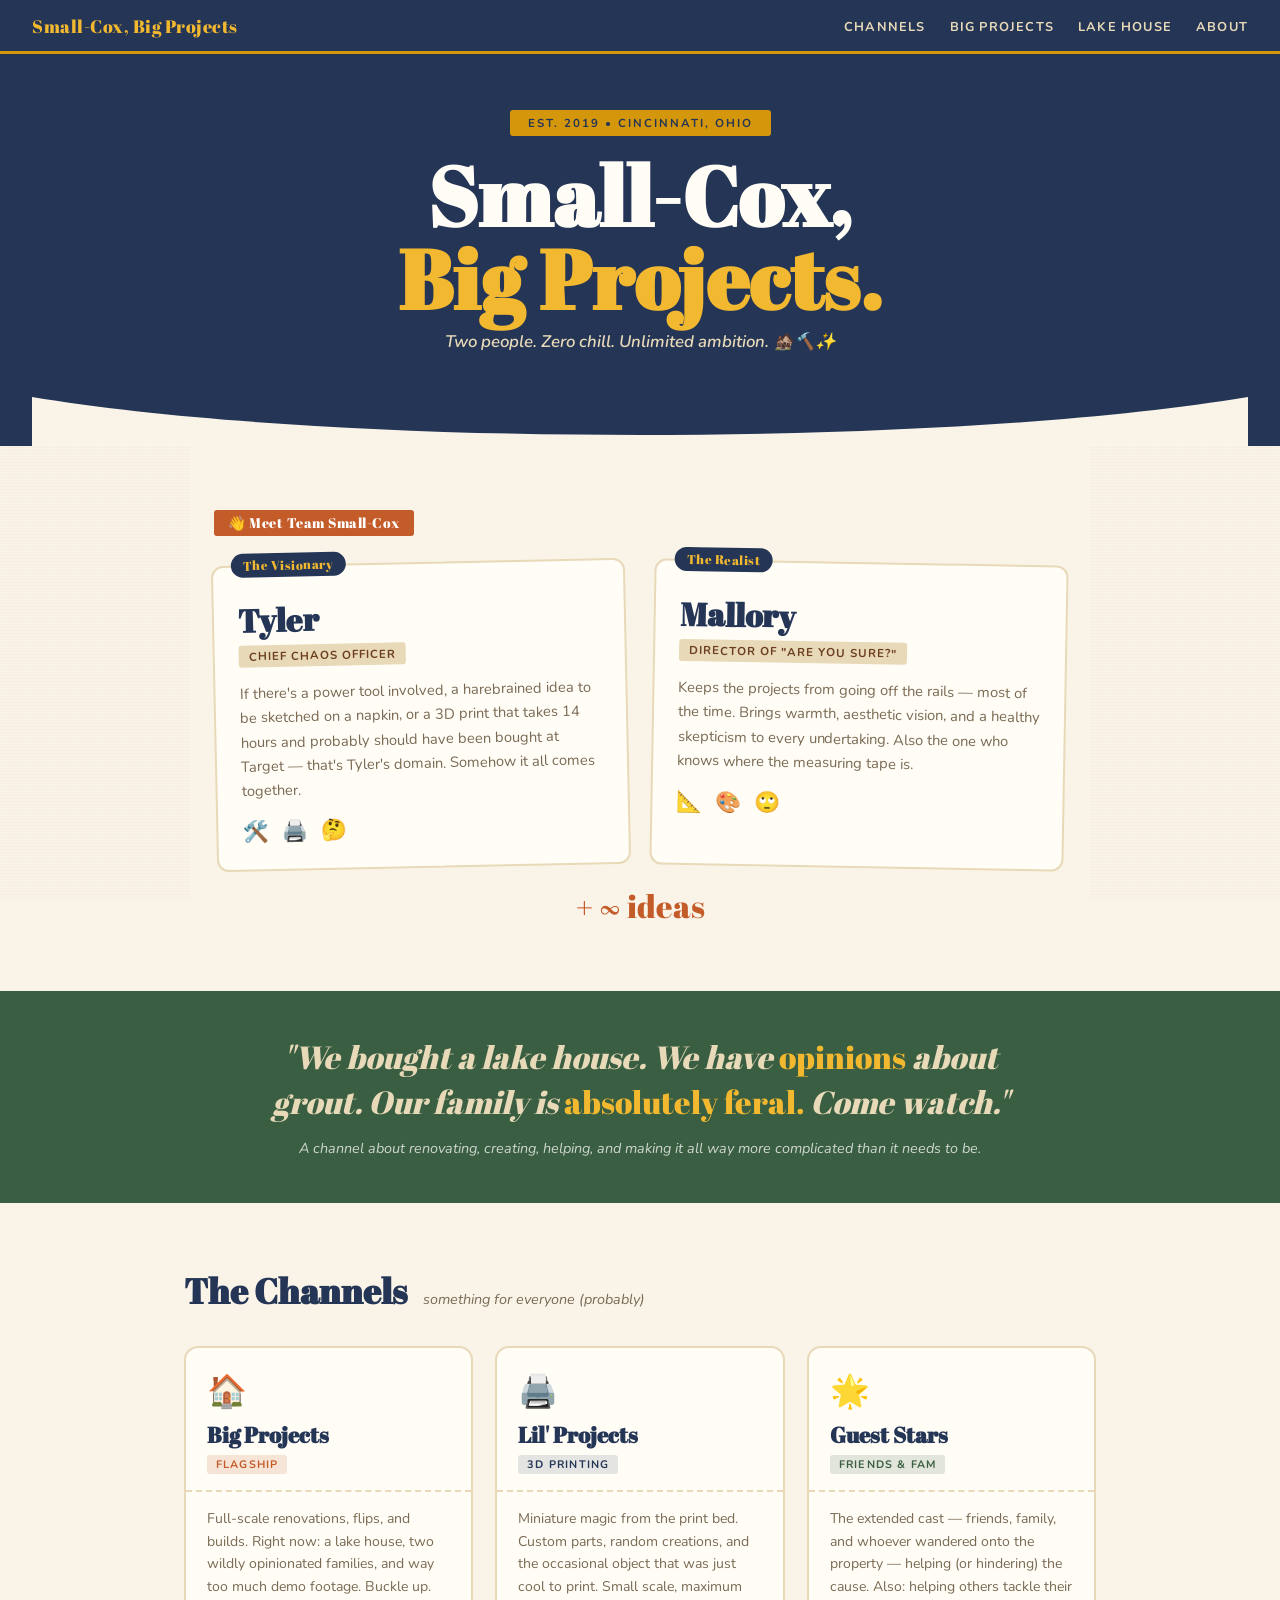
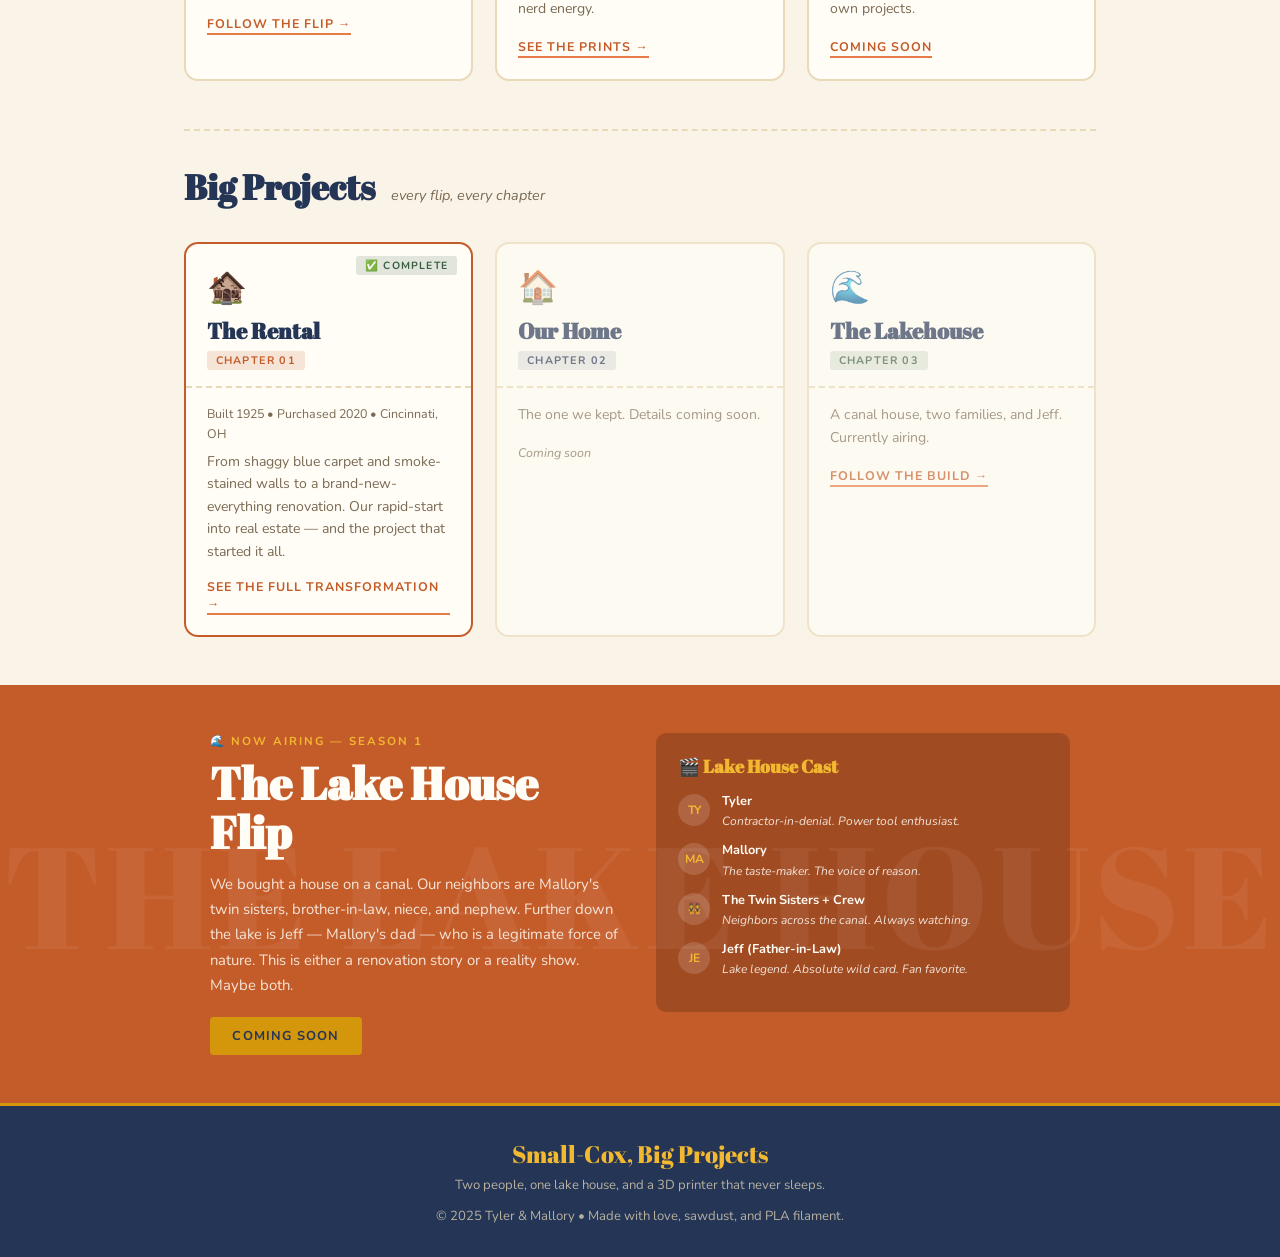
<file: index.html>
<!DOCTYPE html>
<html lang="en">
<head>
<meta charset="UTF-8">
<meta name="viewport" content="width=device-width, initial-scale=1.0">
<title>Small-Cox, Big Projects</title>
<link href="https://fonts.googleapis.com/css2?family=Abril+Fatface&family=Nunito:ital,wght@0,400;0,600;0,700;1,400;1,600&display=swap" rel="stylesheet">
<link rel="stylesheet" href="style.css">
<style>
  /* ── MEET SECTION ── */
  .meet {
    position: relative;
    z-index: 1;
    background: var(--cream);
    padding: 4rem 1.5rem 3rem;
    max-width: 900px;
    margin: 0 auto;
  }
  .duo-cards {
    display: grid;
    grid-template-columns: 1fr 1fr;
    gap: 1.5rem;
  }
  @media (max-width: 560px) { .duo-cards { grid-template-columns: 1fr; } }

  .person-card {
    background: var(--card-bg);
    border: 2px solid var(--tan);
    border-radius: 12px;
    padding: 1.8rem 1.5rem 1.5rem;
    position: relative;
    transition: transform .25s, box-shadow .25s;
    cursor: default;
  }
  .person-card:hover {
    transform: rotate(0deg) translateY(-4px);
    box-shadow: 6px 8px 0 var(--tan);
  }
  .person-card:first-child { transform: rotate(-1.2deg); }
  .person-card:last-child  { transform: rotate(1deg); }
  .person-card:first-child:hover { transform: rotate(-1.2deg) translateY(-4px); }
  .person-card:last-child:hover  { transform: rotate(1deg)   translateY(-4px); }

  .person-badge {
    position: absolute;
    top: -14px; left: 18px;
    background: var(--navy);
    color: var(--gold-lt);
    font-family: var(--serif);
    font-size: .8rem;
    padding: 3px 12px;
    border-radius: 20px;
    letter-spacing: .5px;
  }
  .person-card h2 {
    font-family: var(--serif);
    font-size: 2rem;
    color: var(--navy);
    margin: .5rem 0 .5rem;
    line-height: 1;
  }
  .person-card .role-tag {
    display: inline-block;
    background: var(--tan);
    color: var(--brown);
    font-size: .72rem;
    font-weight: 700;
    text-transform: uppercase;
    letter-spacing: 1px;
    padding: 3px 10px;
    border-radius: 3px;
    margin-bottom: .9rem;
  }
  .person-card p {
    font-size: .92rem;
    line-height: 1.65;
    color: var(--muted);
  }
  .person-card .emojis {
    margin-top: .9rem;
    font-size: 1.3rem;
    letter-spacing: 4px;
  }

  /* ── CONNECTOR ── */
  .connector {
    text-align: center;
    padding: 1rem 0;
    font-family: var(--serif);
    font-size: 2rem;
    color: var(--rust);
    position: relative;
    z-index: 1;
  }

  /* ── INTRO BLURB ── */
  .intro-blurb {
    position: relative;
    z-index: 1;
    background: var(--forest);
    color: var(--cream);
    padding: 2.8rem 2rem;
    text-align: center;
  }
  .intro-blurb .intro-quote {
    font-family: var(--serif);
    font-size: clamp(1.3rem, 3.5vw, 2rem);
    line-height: 1.4;
    max-width: 780px;
    margin: 0 auto .8rem;
    color: var(--tan);
  }
  .intro-blurb .intro-quote em {
    color: var(--gold-lt);
    font-style: normal;
  }
  .intro-blurb p {
    font-size: .9rem;
    color: rgba(255,255,255,.75);
    font-style: italic;
  }

  /* ── CHANNELS ── */
  .channels {
    position: relative;
    z-index: 1;
    padding: 4rem 1.5rem 3rem;
    max-width: 960px;
    margin: 0 auto;
  }
  .channels-header {
    display: flex;
    align-items: baseline;
    gap: 1rem;
    margin-bottom: 2rem;
    flex-wrap: wrap;
  }
  .channels-header h2 {
    font-family: var(--serif);
    font-size: 2.2rem;
    color: var(--navy);
  }
  .channels-header p {
    font-size: .9rem;
    color: var(--muted);
    font-style: italic;
  }

  .channel-grid {
    display: grid;
    grid-template-columns: repeat(3, 1fr);
    gap: 1.4rem;
  }
  @media (max-width: 680px) { .channel-grid { grid-template-columns: 1fr; } }

  .channel-card {
    background: var(--card-bg);
    border: 2px solid var(--tan);
    border-radius: 14px;
    overflow: hidden;
    transition: transform .2s, box-shadow .2s;
  }
  .channel-card:hover {
    transform: translateY(-5px);
    box-shadow: 5px 7px 0 var(--tan);
  }
  .channel-header {
    padding: 1.4rem 1.3rem 1rem;
    border-bottom: 2px dashed var(--tan);
  }
  .channel-icon {
    font-size: 2rem;
    margin-bottom: .6rem;
    display: block;
  }
  .channel-card h3 {
    font-family: var(--serif);
    font-size: 1.4rem;
    color: var(--navy);
    line-height: 1.1;
    margin-bottom: .3rem;
  }
  .channel-tag {
    display: inline-block;
    font-size: .68rem;
    font-weight: 700;
    text-transform: uppercase;
    letter-spacing: 1.2px;
    padding: 2px 9px;
    border-radius: 3px;
  }
  .tag-rust   { background: rgba(196,92,42,.15); color: var(--rust); }
  .tag-forest { background: rgba(58,94,66,.15);  color: var(--forest); }
  .tag-navy   { background: rgba(36,53,86,.12);  color: var(--navy); }

  .channel-body {
    padding: 1rem 1.3rem 1.3rem;
  }
  .channel-body p {
    font-size: .88rem;
    line-height: 1.6;
    color: var(--muted);
    margin-bottom: .9rem;
  }
  .channel-cta {
    display: inline-block;
    font-size: .78rem;
    font-weight: 700;
    text-transform: uppercase;
    letter-spacing: 1px;
    color: var(--rust);
    text-decoration: none;
    border-bottom: 2px solid var(--rust-lt);
    padding-bottom: 1px;
    transition: color .2s, border-color .2s;
  }
  a.channel-cta:hover { color: var(--brown); border-color: var(--brown); }

  /* ── BIG PROJECT SPOTLIGHT ── */
  .spotlight {
    position: relative;
    z-index: 1;
    background: var(--rust);
    padding: 3rem 2rem;
    overflow: hidden;
  }
  .spotlight::before {
    content: 'THE LAKE HOUSE';
    position: absolute;
    font-family: var(--serif);
    font-size: clamp(4rem, 12vw, 9rem);
    color: rgba(255,255,255,.06);
    top: 50%;
    left: 50%;
    transform: translate(-50%, -50%);
    white-space: nowrap;
    pointer-events: none;
    letter-spacing: 4px;
  }
  .spotlight-inner {
    max-width: 860px;
    margin: 0 auto;
    display: grid;
    grid-template-columns: 1fr 1fr;
    gap: 2rem;
    align-items: start;
  }
  @media (max-width: 620px) { .spotlight-inner { grid-template-columns: 1fr; } }

  .spotlight-eyebrow {
    font-size: .72rem;
    font-weight: 700;
    text-transform: uppercase;
    letter-spacing: 2px;
    color: var(--gold-lt);
    margin-bottom: .6rem;
  }
  .spotlight h2 {
    font-family: var(--serif);
    font-size: clamp(1.8rem, 4vw, 2.8rem);
    color: #FFFDF6;
    line-height: 1.1;
    margin-bottom: .9rem;
  }
  .spotlight-desc {
    font-size: .93rem;
    line-height: 1.7;
    color: rgba(255,253,246,.85);
    margin-bottom: 1.2rem;
  }
  .spotlight-btn {
    display: inline-block;
    background: var(--gold);
    color: var(--navy);
    font-size: .8rem;
    font-weight: 700;
    text-transform: uppercase;
    letter-spacing: 1.2px;
    padding: .6rem 1.4rem;
    border-radius: 4px;
  }

  .cast-list {
    background: rgba(0,0,0,.18);
    border-radius: 10px;
    padding: 1.3rem 1.4rem;
  }
  .cast-list h4 {
    font-family: var(--serif);
    font-size: 1.1rem;
    color: var(--gold-lt);
    margin-bottom: 1rem;
  }
  .cast-member {
    display: flex;
    align-items: flex-start;
    gap: .7rem;
    margin-bottom: .75rem;
  }
  .cast-avatar {
    width: 32px;
    height: 32px;
    border-radius: 50%;
    background: rgba(255,255,255,.15);
    display: flex;
    align-items: center;
    justify-content: center;
    font-size: .75rem;
    font-weight: 700;
    color: var(--gold-lt);
    flex-shrink: 0;
    letter-spacing: -.5px;
  }
  .cast-info p { font-size: .8rem; font-weight: 700; color: #FFFDF6; line-height: 1.2; }
  .cast-info span { font-size: .75rem; color: rgba(255,253,246,.85); font-style: italic; }

  /* ── STAMP DECOR ── */
  .stamp {
    display: inline-block;
    border: 3px solid currentColor;
    border-radius: 6px;
    padding: 2px 8px;
    font-size: .65rem;
    font-weight: 700;
    text-transform: uppercase;
    letter-spacing: 1.5px;
    transform: rotate(-5deg);
    opacity: .7;
    margin-left: .6rem;
    vertical-align: middle;
  }
</style>
</head>
<body>

<a href="#main-content" class="skip-link">Skip to main content</a>

<!-- NAV -->
<nav aria-label="Primary">
  <a href="index.html" class="nav-logo">Small-Cox, Big Projects</a>
  <ul class="nav-links">
    <li><a href="#channels">Channels</a></li>
    <li><a href="#big-projects">Big Projects</a></li>
    <li><a href="#lakehouse">Lake House</a></li>
    <li><a href="#about">About</a></li>
  </ul>
</nav>

<main id="main-content">

<!-- HERO -->
<div class="hero" id="about">
  <div class="hero-tape">Est. 2019 &bull; Cincinnati, Ohio</div>
  <h1 class="fade-in">Small-Cox,<br><span>Big Projects.</span></h1>
  <p class="hero-sub fade-in-2">Two people. Zero chill. Unlimited ambition. <span aria-hidden="true">🏚️🔨✨</span></p>
  <svg class="hero-wave" viewBox="0 0 1440 60" xmlns="http://www.w3.org/2000/svg" preserveAspectRatio="none" aria-hidden="true">
    <path d="M0,0 C360,60 1080,60 1440,0 L1440,60 L0,60 Z" fill="#FAF4E8"/>
  </svg>
</div>

<!-- MEET TYLER & MALLORY -->
<section class="meet fade-in-3">
  <div class="section-label">👋 Meet Team Small-Cox</div>
  <div class="duo-cards">

    <div class="person-card">
      <span class="person-badge">The Visionary</span>
      <h2>Tyler</h2>
      <span class="role-tag">Chief Chaos Officer</span>
      <p>If there's a power tool involved, a harebrained idea to be sketched on a napkin, or a 3D print that takes 14 hours and probably should have been bought at Target — that's Tyler's domain. Somehow it all comes together.</p>
      <div class="emojis" aria-hidden="true">🛠️ 🖨️ 🤔</div>
    </div>

    <div class="person-card">
      <span class="person-badge">The Realist</span>
      <h2>Mallory</h2>
      <span class="role-tag">Director of "Are You Sure?"</span>
      <p>Keeps the projects from going off the rails — most of the time. Brings warmth, aesthetic vision, and a healthy skepticism to every undertaking. Also the one who knows where the measuring tape is.</p>
      <div class="emojis" aria-hidden="true">📐 🎨 🙄</div>
    </div>

  </div>

  <div class="connector" aria-hidden="true">+ ∞ ideas</div>

</section>

<!-- INTRO BLURB -->
<div class="intro-blurb">
  <p class="intro-quote">
    "We bought a lake house. We have <em>opinions</em> about grout. Our family is <em>absolutely feral.</em> Come watch."
  </p>
  <p>A channel about renovating, creating, helping, and making it all way more complicated than it needs to be.</p>
</div>

<!-- CHANNELS -->
<section class="channels" id="channels">
  <div class="channels-header">
    <h2>The Channels</h2>
    <p>something for everyone (probably)</p>
  </div>

  <div class="channel-grid">

    <!-- Big Projects -->
    <div class="channel-card">
      <div class="channel-header">
        <span class="channel-icon" aria-hidden="true">🏠</span>
        <h3>Big Projects</h3>
        <span class="channel-tag tag-rust">Flagship</span>
      </div>
      <div class="channel-body">
        <p>Full-scale renovations, flips, and builds. Right now: a lake house, two wildly opinionated families, and way too much demo footage. Buckle up.</p>
        <a href="#lakehouse" class="channel-cta">Follow the flip →</a>
      </div>
    </div>

    <!-- Lil Projects -->
    <div class="channel-card">
      <div class="channel-header">
        <span class="channel-icon" aria-hidden="true">🖨️</span>
        <h3>Lil' Projects</h3>
        <span class="channel-tag tag-navy">3D Printing</span>
      </div>
      <div class="channel-body">
        <p>Miniature magic from the print bed. Custom parts, random creations, and the occasional object that was just cool to print. Small scale, maximum nerd energy.</p>
        <a href="project-labs.html" class="channel-cta">See the prints →</a>
      </div>
    </div>

    <!-- Guest Stars -->
    <div class="channel-card">
      <div class="channel-header">
        <span class="channel-icon" aria-hidden="true">🌟</span>
        <h3>Guest Stars</h3>
        <span class="channel-tag tag-forest">Friends &amp; Fam</span>
      </div>
      <div class="channel-body">
        <p>The extended cast — friends, family, and whoever wandered onto the property — helping (or hindering) the cause. Also: helping others tackle their own projects.</p>
        <span class="channel-cta">Coming soon</span>
      </div>
    </div>

  </div>
</section>

<!-- BIG PROJECTS ARCHIVE -->
<section class="channels" id="big-projects" style="padding-top:0;">
  <div class="channels-header" style="margin-top:0; padding-top:2rem; border-top: 2px dashed var(--tan);">
    <h2>Big Projects</h2>
    <p>every flip, every chapter</p>
  </div>

  <div class="channel-grid" style="grid-template-columns: repeat(auto-fill, minmax(260px, 1fr));">

    <!-- The Rental -->
    <div class="channel-card" style="border-color: var(--rust); position:relative;">
      <div style="position:absolute;top:12px;right:14px;background:rgba(58,94,66,.15);color:var(--forest);font-size:.65rem;font-weight:700;text-transform:uppercase;letter-spacing:1.2px;padding:2px 9px;border-radius:3px;"><span aria-hidden="true">✅</span> Complete</div>
      <div class="channel-header">
        <span class="channel-icon" aria-hidden="true">🏚️</span>
        <h3>The Rental</h3>
        <span class="channel-tag tag-rust">Chapter 01</span>
      </div>
      <div class="channel-body">
        <p style="font-size:.78rem;color:var(--muted);margin-bottom:.4rem;">Built 1925 &bull; Purchased 2020 &bull; Cincinnati, OH</p>
        <p>From shaggy blue carpet and smoke-stained walls to a brand-new-everything renovation. Our rapid-start into real estate — and the project that started it all.</p>
        <a href="the-rental.html" class="channel-cta">See the full transformation →</a>
      </div>
    </div>

    <!-- Our Home — coming soon -->
    <div class="channel-card" style="opacity:.65;">
      <div class="channel-header">
        <span class="channel-icon" aria-hidden="true">🏠</span>
        <h3>Our Home</h3>
        <span class="channel-tag tag-navy">Chapter 02</span>
      </div>
      <div class="channel-body">
        <p>The one we kept. Details coming soon.</p>
        <span style="font-size:.78rem;color:var(--muted);font-style:italic;">Coming soon</span>
      </div>
    </div>

    <!-- The Lakehouse — in progress -->
    <div class="channel-card" style="opacity:.65;">
      <div class="channel-header">
        <span class="channel-icon" aria-hidden="true">🌊</span>
        <h3>The Lakehouse</h3>
        <span class="channel-tag tag-forest">Chapter 03</span>
      </div>
      <div class="channel-body">
        <p>A canal house, two families, and Jeff. Currently airing.</p>
        <a href="#lakehouse" class="channel-cta">Follow the build →</a>
      </div>
    </div>

  </div>
</section>

<!-- LAKE HOUSE SPOTLIGHT -->
<section class="spotlight" id="lakehouse">
  <div class="spotlight-inner">

    <div class="spotlight-left">
      <p class="spotlight-eyebrow"><span aria-hidden="true">🌊</span> Now Airing — Season 1</p>
      <h2>The Lake House Flip</h2>
      <p class="spotlight-desc">We bought a house on a canal. Our neighbors are Mallory's twin sisters, brother-in-law, niece, and nephew. Further down the lake is Jeff — Mallory's dad — who is a legitimate force of nature. This is either a renovation story or a reality show. Maybe both.</p>
      <span class="spotlight-btn">Coming Soon</span>
    </div>

    <div class="cast-list">
      <h4><span aria-hidden="true">🎬</span> Lake House Cast</h4>

      <div class="cast-member">
        <div class="cast-avatar" aria-hidden="true">TY</div>
        <div class="cast-info">
          <p>Tyler</p>
          <span>Contractor-in-denial. Power tool enthusiast.</span>
        </div>
      </div>

      <div class="cast-member">
        <div class="cast-avatar" aria-hidden="true">MA</div>
        <div class="cast-info">
          <p>Mallory</p>
          <span>The taste-maker. The voice of reason.</span>
        </div>
      </div>

      <div class="cast-member">
        <div class="cast-avatar" aria-hidden="true">👯</div>
        <div class="cast-info">
          <p>The Twin Sisters + Crew</p>
          <span>Neighbors across the canal. Always watching.</span>
        </div>
      </div>

      <div class="cast-member">
        <div class="cast-avatar" aria-hidden="true">JE</div>
        <div class="cast-info">
          <p>Jeff (Father-in-Law)</p>
          <span>Lake legend. Absolute wild card. Fan favorite.</span>
        </div>
      </div>
    </div>

  </div>
</section>

</main>

<!-- FOOTER -->
<footer>
  <div class="footer-logo">Small-Cox, Big Projects</div>
  <p>Two people, one lake house, and a 3D printer that never sleeps.</p>
  <p style="margin-top:.8rem;">© 2025 Tyler &amp; Mallory &bull; Made with love, sawdust, and PLA filament.</p>
</footer>

</body>
</html>
</file>
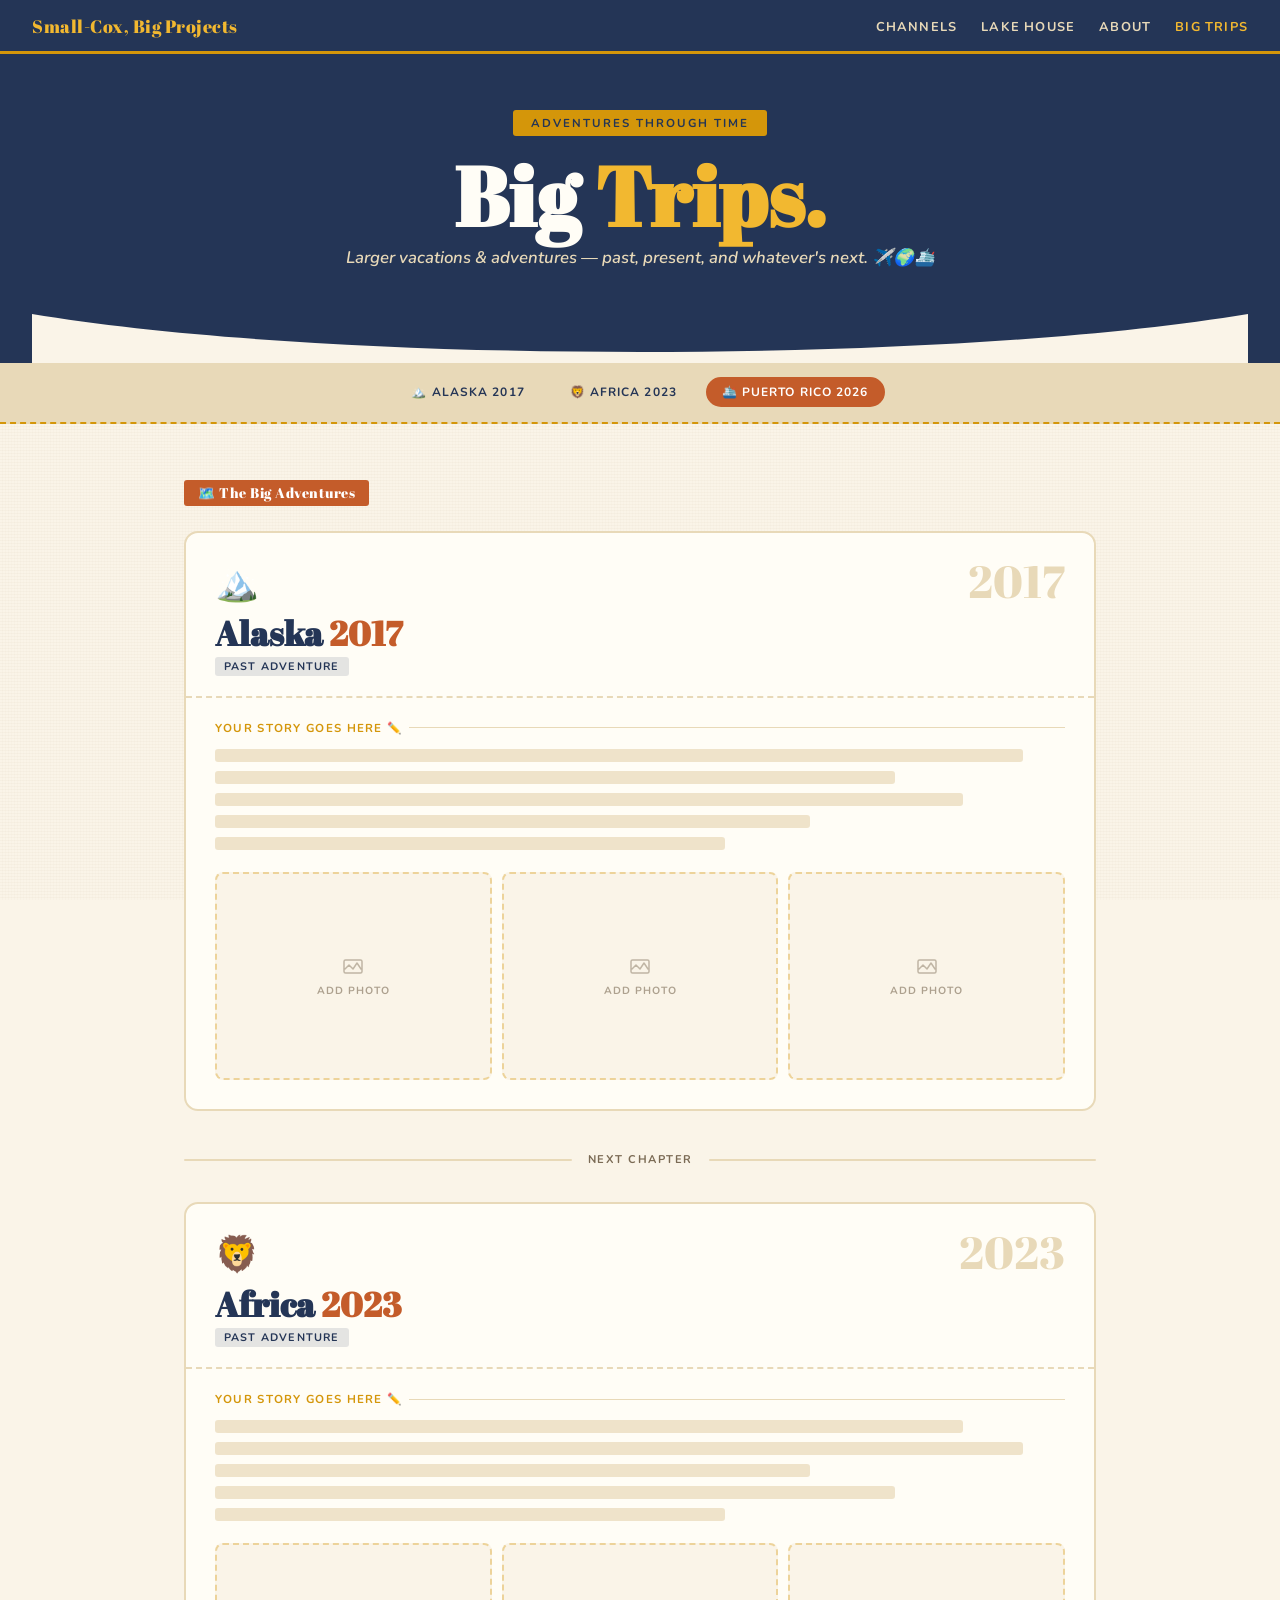
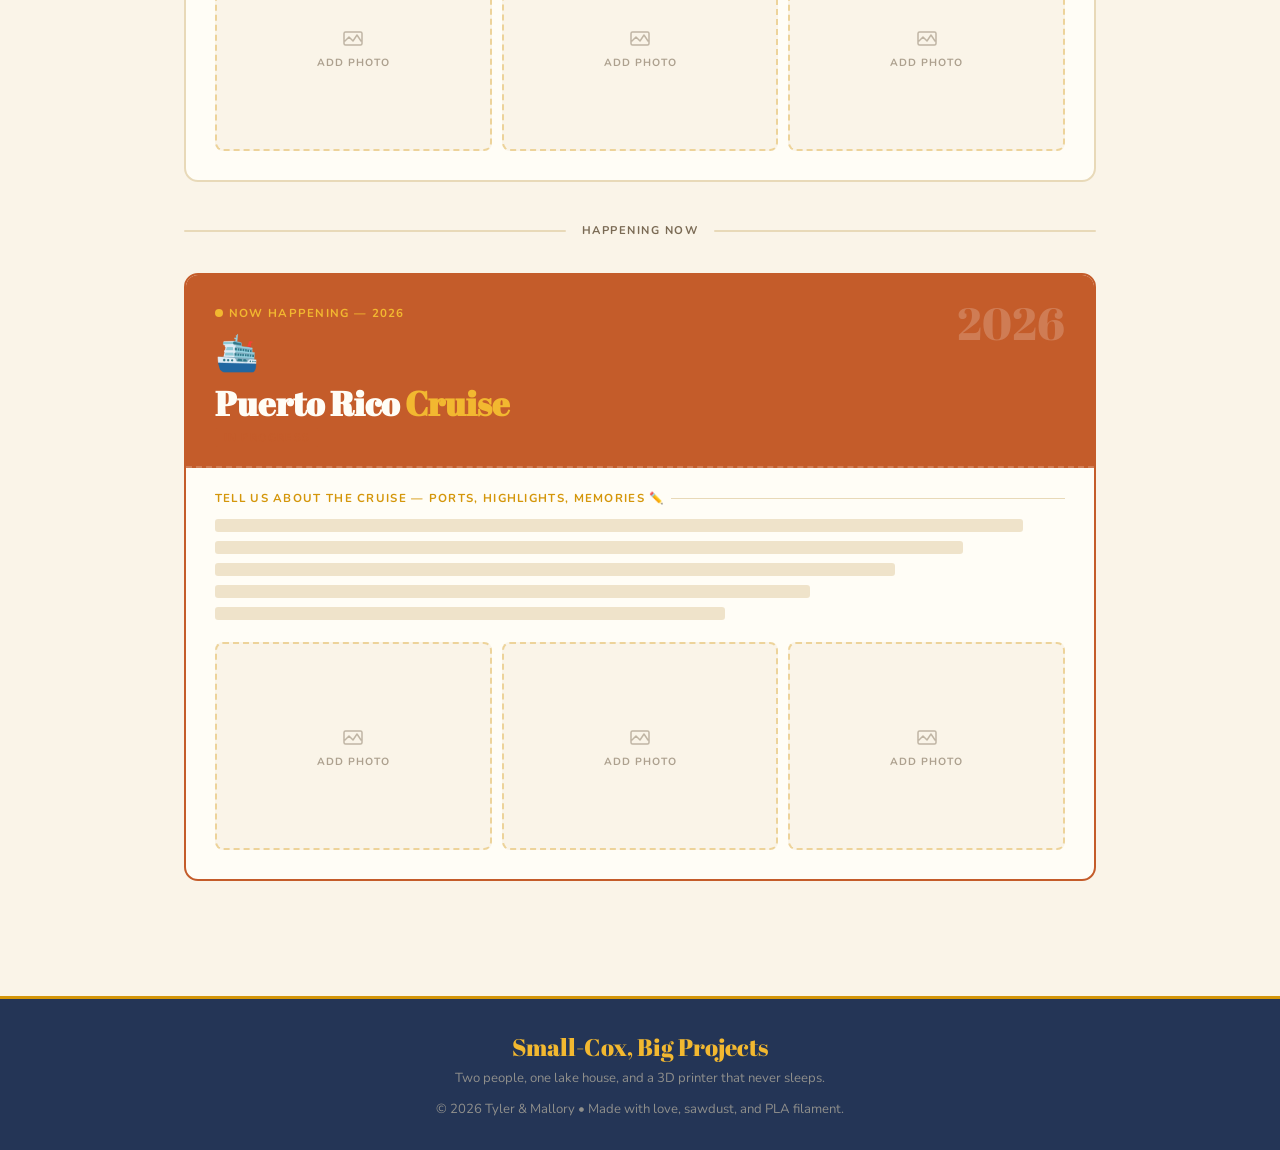
<file: big-trips.html>
<!DOCTYPE html>

<html lang="en">
<head>
  <meta charset="UTF-8">
  <meta name="viewport" content="width=device-width, initial-scale=1.0">
  <title>Big Trips — Small-Cox, Big Projects</title>
  <link href="https://fonts.googleapis.com/css2?family=Abril+Fatface&family=Nunito:ital,wght@0,400;0,600;0,700;1,400;1,600&display=swap" rel="stylesheet">
  <style>
    *, *::before, *::after { box-sizing: border-box; margin: 0; padding: 0; }

:root {
  --cream:     #FAF4E8;
  --tan:       #E8D9B8;
  --rust:      #C45C2A;
  --rust-lt:   #E87B48;
  --forest:    #3A5E42;
  --forest-lt: #5A8C63;
  --navy:      #243556;
  --gold:      #D4960A;
  --gold-lt:   #F2B830;
  --brown:     #6B3F1F;
  --ink:       #1E1810;
  --muted:     #7A6A54;
  --card-bg:   #FFFDF6;
  --serif:     'Abril Fatface', serif;
  --sans:      'Nunito', sans-serif;
}

body {
  background-color: var(--cream);
  font-family: var(--sans);
  color: var(--ink);
  overflow-x: hidden;
}

body::before {
  content: '';
  position: fixed;
  inset: 0;
  background-image:
    repeating-linear-gradient(0deg, transparent, transparent 2px, rgba(139,110,60,.03) 2px, rgba(139,110,60,.03) 3px),
    repeating-linear-gradient(90deg, transparent, transparent 2px, rgba(139,110,60,.02) 2px, rgba(139,110,60,.02) 3px);
  pointer-events: none;
  z-index: 0;
}

/* ── NAV ── */
nav {
  position: sticky;
  top: 0;
  z-index: 100;
  background: var(--navy);
  padding: 0 2rem;
  display: flex;
  align-items: center;
  justify-content: space-between;
  height: 54px;
  border-bottom: 3px solid var(--gold);
}

.nav-logo {
  font-family: var(--serif);
  font-size: 1.15rem;
  color: var(--gold-lt);
  letter-spacing: .5px;
  text-decoration: none;
}

.nav-links {
  display: flex;
  gap: 1.5rem;
  list-style: none;
}

.nav-links a {
  font-size: .8rem;
  font-weight: 700;
  text-transform: uppercase;
  letter-spacing: 1.2px;
  color: var(--tan);
  text-decoration: none;
  transition: color .2s;
}

.nav-links a:hover,
.nav-links a.active { color: var(--gold-lt); }

/* ── HERO ── */
.hero {
  position: relative;
  z-index: 1;
  background: var(--navy);
  padding: 3.5rem 2rem 0;
  text-align: center;
  overflow: hidden;
}

.hero-tape {
  display: inline-block;
  background: var(--gold);
  color: var(--navy);
  font-family: var(--sans);
  font-weight: 700;
  font-size: .72rem;
  text-transform: uppercase;
  letter-spacing: 2px;
  padding: 5px 18px;
  border-radius: 3px;
  margin-bottom: 1.1rem;
}

.hero h1 {
  font-family: var(--serif);
  font-size: clamp(2.6rem, 8vw, 5.2rem);
  line-height: 1.0;
  color: #FFFDF6;
  margin-bottom: .6rem;
  letter-spacing: .5px;
}

.hero h1 span { color: var(--gold-lt); }

.hero-sub {
  font-size: 1.05rem;
  color: var(--tan);
  font-style: italic;
  font-weight: 600;
  margin-bottom: 2.8rem;
}

.hero-wave {
  display: block;
  width: 100%;
  margin-bottom: -2px;
  line-height: 0;
}

/* ── TRIP JUMP NAV ── */
.trip-nav {
  position: relative;
  z-index: 1;
  background: var(--tan);
  border-bottom: 2px dashed var(--gold);
  padding: .9rem 2rem;
  display: flex;
  gap: .8rem;
  flex-wrap: wrap;
  justify-content: center;
}

.trip-nav a {
  font-size: .75rem;
  font-weight: 700;
  text-transform: uppercase;
  letter-spacing: 1.1px;
  color: var(--navy);
  text-decoration: none;
  padding: 5px 14px;
  border-radius: 20px;
  border: 2px solid transparent;
  transition: all .2s;
}

.trip-nav a:hover { border-color: var(--navy); background: rgba(36,53,86,.08); }
.trip-nav a.now   { background: var(--rust); color: #fff; border-color: var(--rust); }

/* ── MAIN ── */
main {
  position: relative;
  z-index: 1;
  max-width: 960px;
  margin: 0 auto;
  padding: 3.5rem 1.5rem 5rem;
}

.section-label {
  display: inline-block;
  font-family: var(--serif);
  font-size: .85rem;
  background: var(--rust);
  color: #fff;
  padding: 4px 14px;
  border-radius: 3px;
  letter-spacing: .5px;
  margin-bottom: 1.6rem;
}

/* ── TRIP CARD ── */
.trip-card {
  background: var(--card-bg);
  border: 2px solid var(--tan);
  border-radius: 14px;
  overflow: hidden;
  margin-bottom: 2.2rem;
  transition: box-shadow .25s;
}

.trip-card:hover { box-shadow: 6px 8px 0 var(--tan); }

.trip-card-header {
  display: flex;
  align-items: flex-start;
  justify-content: space-between;
  gap: 1rem;
  padding: 1.6rem 1.8rem 1.2rem;
  border-bottom: 2px dashed var(--tan);
}

.trip-icon { font-size: 2.2rem; margin-bottom: .5rem; display: block; }

.trip-card h2 {
  font-family: var(--serif);
  font-size: clamp(1.5rem, 3.5vw, 2.1rem);
  color: var(--navy);
  line-height: 1.1;
  margin-bottom: .35rem;
}

.trip-card h2 span { color: var(--rust); }

.trip-meta-row {
  display: flex;
  align-items: center;
  gap: .5rem;
  flex-wrap: wrap;
  margin-top: .3rem;
}

.trip-tag {
  display: inline-block;
  font-size: .68rem;
  font-weight: 700;
  text-transform: uppercase;
  letter-spacing: 1.2px;
  padding: 2px 9px;
  border-radius: 3px;
}

.tag-past    { background: rgba(36,53,86,.12);  color: var(--navy); }
.tag-current { background: rgba(196,92,42,.15); color: var(--rust); }

.trip-year-badge {
  font-family: var(--serif);
  font-size: 2.8rem;
  color: var(--tan);
  line-height: 1;
  user-select: none;
}

/* ── CARD BODY / PLACEHOLDERS ── */
.trip-card-body { padding: 1.4rem 1.8rem 1.8rem; }

.placeholder-hint {
  font-size: .72rem;
  font-weight: 700;
  text-transform: uppercase;
  letter-spacing: 1.3px;
  color: var(--gold);
  margin-bottom: .8rem;
  display: flex;
  align-items: center;
  gap: .4rem;
}

.placeholder-hint::after { content: ''; flex: 1; height: 1px; background: var(--tan); }

.placeholder-lines { display: flex; flex-direction: column; gap: 9px; margin-bottom: 1.4rem; }

.pl { height: 13px; background: var(--tan); border-radius: 3px; opacity: .7; }
.pl.w95 { width: 95%; }
.pl.w88 { width: 88%; }
.pl.w80 { width: 80%; }
.pl.w70 { width: 70%; }
.pl.w60 { width: 60%; }

/* ── PHOTO STRIP ── */
.photo-strip {
  display: grid;
  grid-template-columns: repeat(3, 1fr);
  gap: 10px;
}

.photo-box {
  aspect-ratio: 4/3;
  background: var(--cream);
  border: 2px dashed rgba(212,150,10,.35);
  border-radius: 8px;
  display: flex;
  flex-direction: column;
  align-items: center;
  justify-content: center;
  gap: 6px;
  color: var(--muted);
}

.photo-box svg { width: 24px; height: 24px; opacity: .45; }

.photo-box span {
  font-size: .65rem;
  font-weight: 700;
  text-transform: uppercase;
  letter-spacing: 1px;
  opacity: .6;
}

/* ── CURRENT (rust header) ── */
.trip-card.current { border-color: var(--rust); }

.trip-card.current .trip-card-header {
  background: var(--rust);
  border-bottom-color: rgba(255,255,255,.2);
}

.trip-card.current .trip-card-header h2        { color: #FFFDF6; }
.trip-card.current .trip-card-header h2 span   { color: var(--gold-lt); }
.trip-card.current .trip-year-badge            { color: rgba(255,255,255,.2); }

.now-airing {
  display: inline-flex;
  align-items: center;
  gap: 6px;
  font-size: .72rem;
  font-weight: 700;
  text-transform: uppercase;
  letter-spacing: 1.3px;
  color: var(--gold-lt);
  margin-bottom: .5rem;
}

.pulse {
  width: 8px; height: 8px;
  background: var(--gold-lt);
  border-radius: 50%;
  animation: pulse 1.6s ease-in-out infinite;
}

@keyframes pulse {
  0%, 100% { transform: scale(1); opacity: 1; }
  50%       { transform: scale(1.6); opacity: .4; }
}

/* ── DIVIDER ── */
.chapter-divider {
  display: flex;
  align-items: center;
  gap: 1rem;
  margin: 2.6rem 0 2.2rem;
}

.chapter-divider::before,
.chapter-divider::after { content: ''; flex: 1; height: 2px; background: var(--tan); border-radius: 2px; }

.chapter-divider span {
  font-size: .7rem;
  font-weight: 700;
  text-transform: uppercase;
  letter-spacing: 1.5px;
  color: var(--muted);
  white-space: nowrap;
}

/* ── FOOTER ── */
footer {
  position: relative;
  z-index: 1;
  background: var(--navy);
  color: var(--tan);
  text-align: center;
  padding: 2rem;
  font-size: .82rem;
  border-top: 3px solid var(--gold);
}

footer .footer-logo { font-family: var(--serif); font-size: 1.5rem; color: var(--gold-lt); margin-bottom: .4rem; }
footer p { color: rgba(232,217,184,.55); margin-top: .3rem; }

/* ── ANIMATIONS ── */
@keyframes fadeUp {
  from { opacity: 0; transform: translateY(22px); }
  to   { opacity: 1; transform: translateY(0); }
}
.fade-in   { animation: fadeUp .7s ease both; }
.fade-in-2 { animation: fadeUp .7s .15s ease both; }
.fade-in-3 { animation: fadeUp .7s .3s ease both; }
.fade-in-4 { animation: fadeUp .7s .45s ease both; }

@media (max-width: 560px) {
  .trip-card-header     { flex-direction: column; }
  .trip-year-badge      { font-size: 2rem; align-self: flex-end; }
  .photo-strip          { grid-template-columns: 1fr 1fr; }
  .photo-strip .photo-box:last-child { display: none; }
  .nav-links            { gap: .9rem; }
}

  </style>
</head>
<body>

<!-- NAV -->

<nav>
  <a href="index.html" class="nav-logo">Small-Cox, Big Projects</a>
  <ul class="nav-links">
    <li><a href="index.html#channels">Channels</a></li>
    <li><a href="index.html#lakehouse">Lake House</a></li>
    <li><a href="index.html#about">About</a></li>
    <li><a href="big-trips.html" class="active">Big Trips</a></li>
  </ul>
</nav>

<!-- HERO -->

<div class="hero">
  <div class="hero-tape">Adventures Through Time</div>
  <h1 class="fade-in">Big <span>Trips.</span></h1>
  <p class="hero-sub fade-in-2">Larger vacations &amp; adventures — past, present, and whatever's next. ✈️🌍🛳️</p>
  <svg class="hero-wave" viewBox="0 0 1440 60" xmlns="http://www.w3.org/2000/svg" preserveAspectRatio="none">
    <path d="M0,0 C360,60 1080,60 1440,0 L1440,60 L0,60 Z" fill="#FAF4E8"/>
  </svg>
</div>

<!-- QUICK JUMP -->

<div class="trip-nav">
  <a href="#alaska-2017">🏔️ Alaska 2017</a>
  <a href="#africa-2023">🦁 Africa 2023</a>
  <a href="#puerto-rico-2026" class="now">🛳️ Puerto Rico 2026</a>
</div>

<!-- MAIN -->

<main>

  <div class="section-label fade-in-3">🗺️ The Big Adventures</div>

  <!-- ══ ALASKA 2017 ══ -->

  <div class="trip-card fade-in-3" id="alaska-2017">
    <div class="trip-card-header">
      <div>
        <span class="trip-icon">🏔️</span>
        <h2>Alaska <span>2017</span></h2>
        <div class="trip-meta-row">
          <span class="trip-tag tag-past">Past Adventure</span>
        </div>
      </div>
      <div class="trip-year-badge">2017</div>
    </div>
    <div class="trip-card-body">
      <div class="placeholder-hint">Your story goes here ✏️</div>
      <div class="placeholder-lines">
        <div class="pl w95"></div>
        <div class="pl w80"></div>
        <div class="pl w88"></div>
        <div class="pl w70"></div>
        <div class="pl w60"></div>
      </div>
      <div class="photo-strip">
        <div class="photo-box">
          <svg xmlns="http://www.w3.org/2000/svg" fill="none" viewBox="0 0 24 24" stroke="currentColor"><path stroke-linecap="round" stroke-linejoin="round" stroke-width="1.5" d="M4 16l4-4 4 4 4-6 4 6M3 8.5A1.5 1.5 0 014.5 7h15A1.5 1.5 0 0121 8.5v10A1.5 1.5 0 0119.5 20h-15A1.5 1.5 0 013 18.5V8.5z"/></svg>
          <span>Add Photo</span>
        </div>
        <div class="photo-box">
          <svg xmlns="http://www.w3.org/2000/svg" fill="none" viewBox="0 0 24 24" stroke="currentColor"><path stroke-linecap="round" stroke-linejoin="round" stroke-width="1.5" d="M4 16l4-4 4 4 4-6 4 6M3 8.5A1.5 1.5 0 014.5 7h15A1.5 1.5 0 0121 8.5v10A1.5 1.5 0 0119.5 20h-15A1.5 1.5 0 013 18.5V8.5z"/></svg>
          <span>Add Photo</span>
        </div>
        <div class="photo-box">
          <svg xmlns="http://www.w3.org/2000/svg" fill="none" viewBox="0 0 24 24" stroke="currentColor"><path stroke-linecap="round" stroke-linejoin="round" stroke-width="1.5" d="M4 16l4-4 4 4 4-6 4 6M3 8.5A1.5 1.5 0 014.5 7h15A1.5 1.5 0 0121 8.5v10A1.5 1.5 0 0119.5 20h-15A1.5 1.5 0 013 18.5V8.5z"/></svg>
          <span>Add Photo</span>
        </div>
      </div>
    </div>
  </div>

  <div class="chapter-divider"><span>next chapter</span></div>

  <!-- ══ AFRICA 2023 ══ -->

  <div class="trip-card fade-in-4" id="africa-2023">
    <div class="trip-card-header">
      <div>
        <span class="trip-icon">🦁</span>
        <h2>Africa <span>2023</span></h2>
        <div class="trip-meta-row">
          <span class="trip-tag tag-past">Past Adventure</span>
        </div>
      </div>
      <div class="trip-year-badge">2023</div>
    </div>
    <div class="trip-card-body">
      <div class="placeholder-hint">Your story goes here ✏️</div>
      <div class="placeholder-lines">
        <div class="pl w88"></div>
        <div class="pl w95"></div>
        <div class="pl w70"></div>
        <div class="pl w80"></div>
        <div class="pl w60"></div>
      </div>
      <div class="photo-strip">
        <div class="photo-box">
          <svg xmlns="http://www.w3.org/2000/svg" fill="none" viewBox="0 0 24 24" stroke="currentColor"><path stroke-linecap="round" stroke-linejoin="round" stroke-width="1.5" d="M4 16l4-4 4 4 4-6 4 6M3 8.5A1.5 1.5 0 014.5 7h15A1.5 1.5 0 0121 8.5v10A1.5 1.5 0 0119.5 20h-15A1.5 1.5 0 013 18.5V8.5z"/></svg>
          <span>Add Photo</span>
        </div>
        <div class="photo-box">
          <svg xmlns="http://www.w3.org/2000/svg" fill="none" viewBox="0 0 24 24" stroke="currentColor"><path stroke-linecap="round" stroke-linejoin="round" stroke-width="1.5" d="M4 16l4-4 4 4 4-6 4 6M3 8.5A1.5 1.5 0 014.5 7h15A1.5 1.5 0 0121 8.5v10A1.5 1.5 0 0119.5 20h-15A1.5 1.5 0 013 18.5V8.5z"/></svg>
          <span>Add Photo</span>
        </div>
        <div class="photo-box">
          <svg xmlns="http://www.w3.org/2000/svg" fill="none" viewBox="0 0 24 24" stroke="currentColor"><path stroke-linecap="round" stroke-linejoin="round" stroke-width="1.5" d="M4 16l4-4 4 4 4-6 4 6M3 8.5A1.5 1.5 0 014.5 7h15A1.5 1.5 0 0121 8.5v10A1.5 1.5 0 0119.5 20h-15A1.5 1.5 0 013 18.5V8.5z"/></svg>
          <span>Add Photo</span>
        </div>
      </div>
    </div>
  </div>

  <div class="chapter-divider"><span>happening now</span></div>

  <!-- ══ PUERTO RICO CRUISE 2026 ══ -->

  <div class="trip-card current fade-in-4" id="puerto-rico-2026">
    <div class="trip-card-header">
      <div>
        <div class="now-airing"><div class="pulse"></div> Now Happening — 2026</div>
        <span class="trip-icon">🛳️</span>
        <h2>Puerto Rico <span>Cruise</span></h2>
        <div class="trip-meta-row">
          <span class="trip-tag tag-current">In Progress</span>
        </div>
      </div>
      <div class="trip-year-badge">2026</div>
    </div>
    <div class="trip-card-body">
      <div class="placeholder-hint">Tell us about the cruise — ports, highlights, memories ✏️</div>
      <div class="placeholder-lines">
        <div class="pl w95"></div>
        <div class="pl w88"></div>
        <div class="pl w80"></div>
        <div class="pl w70"></div>
        <div class="pl w60"></div>
      </div>
      <div class="photo-strip">
        <div class="photo-box">
          <svg xmlns="http://www.w3.org/2000/svg" fill="none" viewBox="0 0 24 24" stroke="currentColor"><path stroke-linecap="round" stroke-linejoin="round" stroke-width="1.5" d="M4 16l4-4 4 4 4-6 4 6M3 8.5A1.5 1.5 0 014.5 7h15A1.5 1.5 0 0121 8.5v10A1.5 1.5 0 0119.5 20h-15A1.5 1.5 0 013 18.5V8.5z"/></svg>
          <span>Add Photo</span>
        </div>
        <div class="photo-box">
          <svg xmlns="http://www.w3.org/2000/svg" fill="none" viewBox="0 0 24 24" stroke="currentColor"><path stroke-linecap="round" stroke-linejoin="round" stroke-width="1.5" d="M4 16l4-4 4 4 4-6 4 6M3 8.5A1.5 1.5 0 014.5 7h15A1.5 1.5 0 0121 8.5v10A1.5 1.5 0 0119.5 20h-15A1.5 1.5 0 013 18.5V8.5z"/></svg>
          <span>Add Photo</span>
        </div>
        <div class="photo-box">
          <svg xmlns="http://www.w3.org/2000/svg" fill="none" viewBox="0 0 24 24" stroke="currentColor"><path stroke-linecap="round" stroke-linejoin="round" stroke-width="1.5" d="M4 16l4-4 4 4 4-6 4 6M3 8.5A1.5 1.5 0 014.5 7h15A1.5 1.5 0 0121 8.5v10A1.5 1.5 0 0119.5 20h-15A1.5 1.5 0 013 18.5V8.5z"/></svg>
          <span>Add Photo</span>
        </div>
      </div>
    </div>
  </div>

</main>

<!-- FOOTER -->

<footer>
  <div class="footer-logo">Small-Cox, Big Projects</div>
  <p>Two people, one lake house, and a 3D printer that never sleeps.</p>
  <p style="margin-top:.8rem;">© 2026 Tyler &amp; Mallory &bull; Made with love, sawdust, and PLA filament.</p>
</footer>

</body>
</html>
</file>
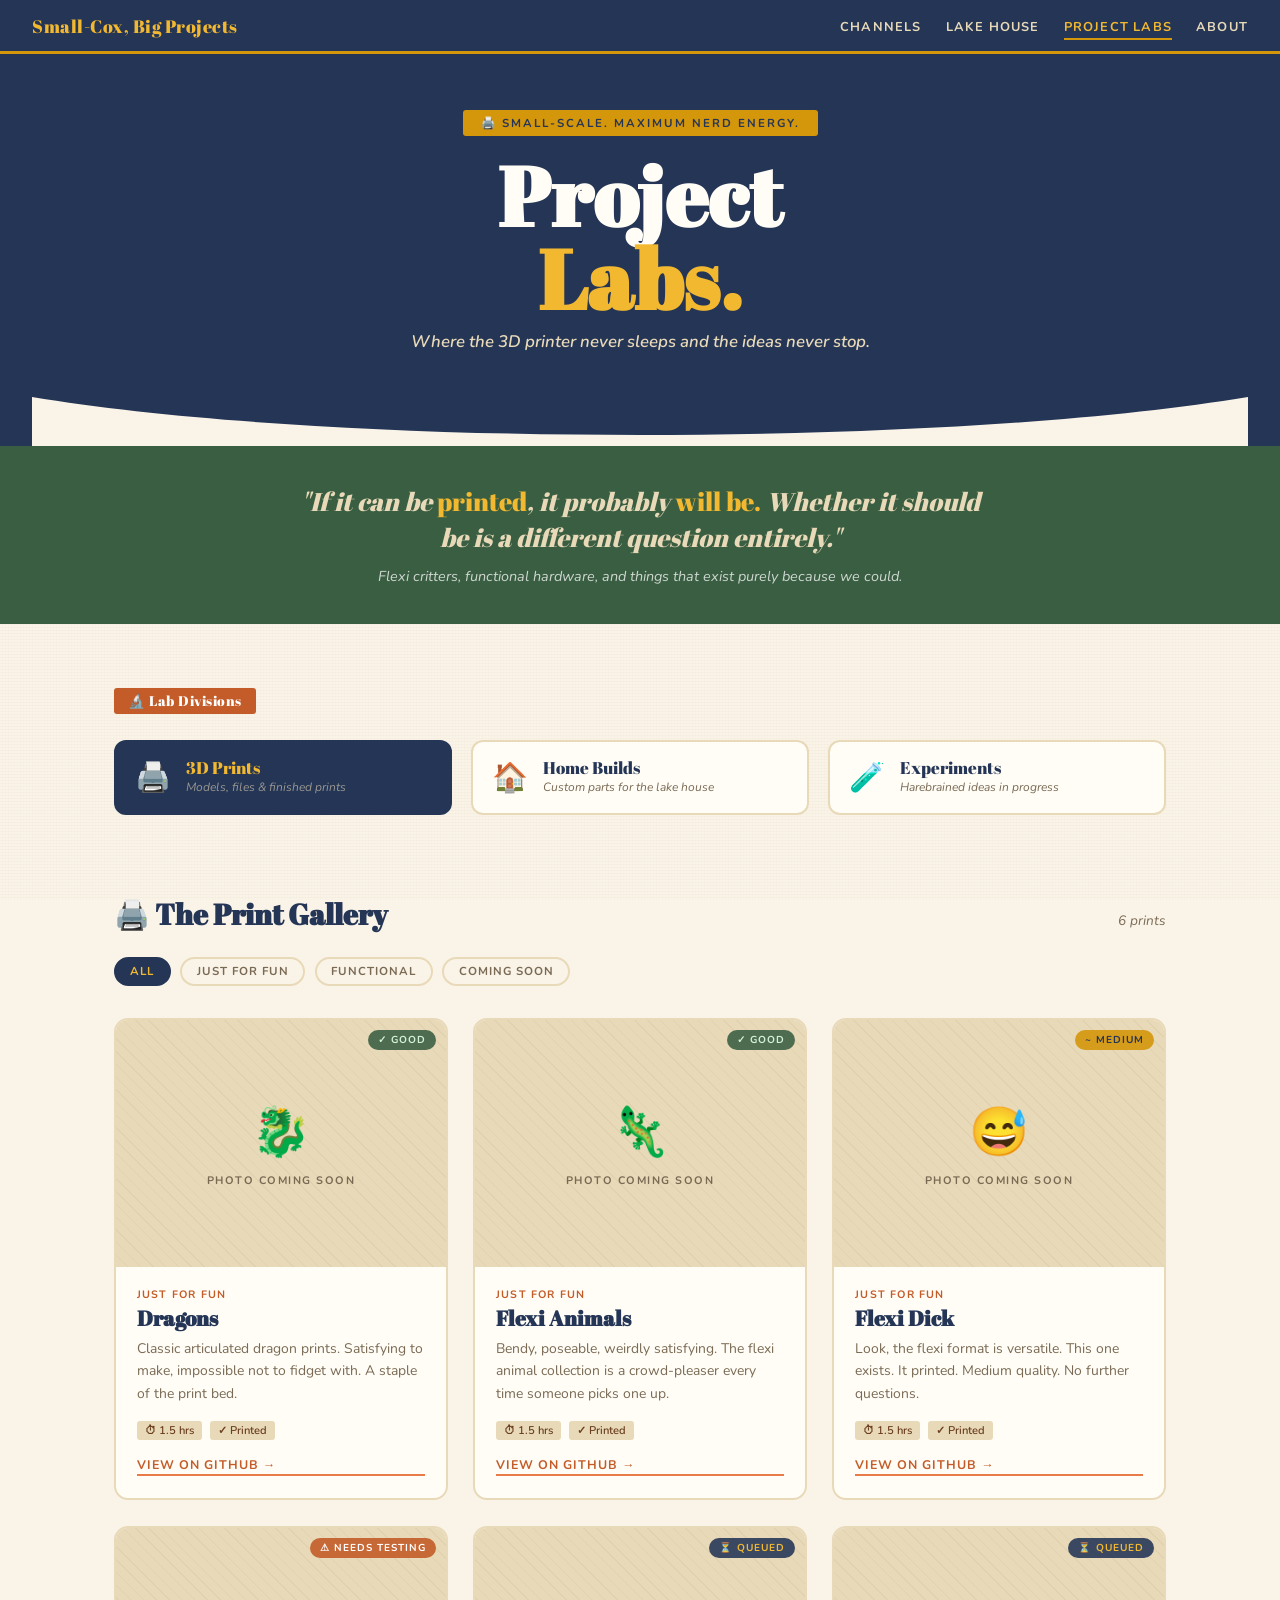
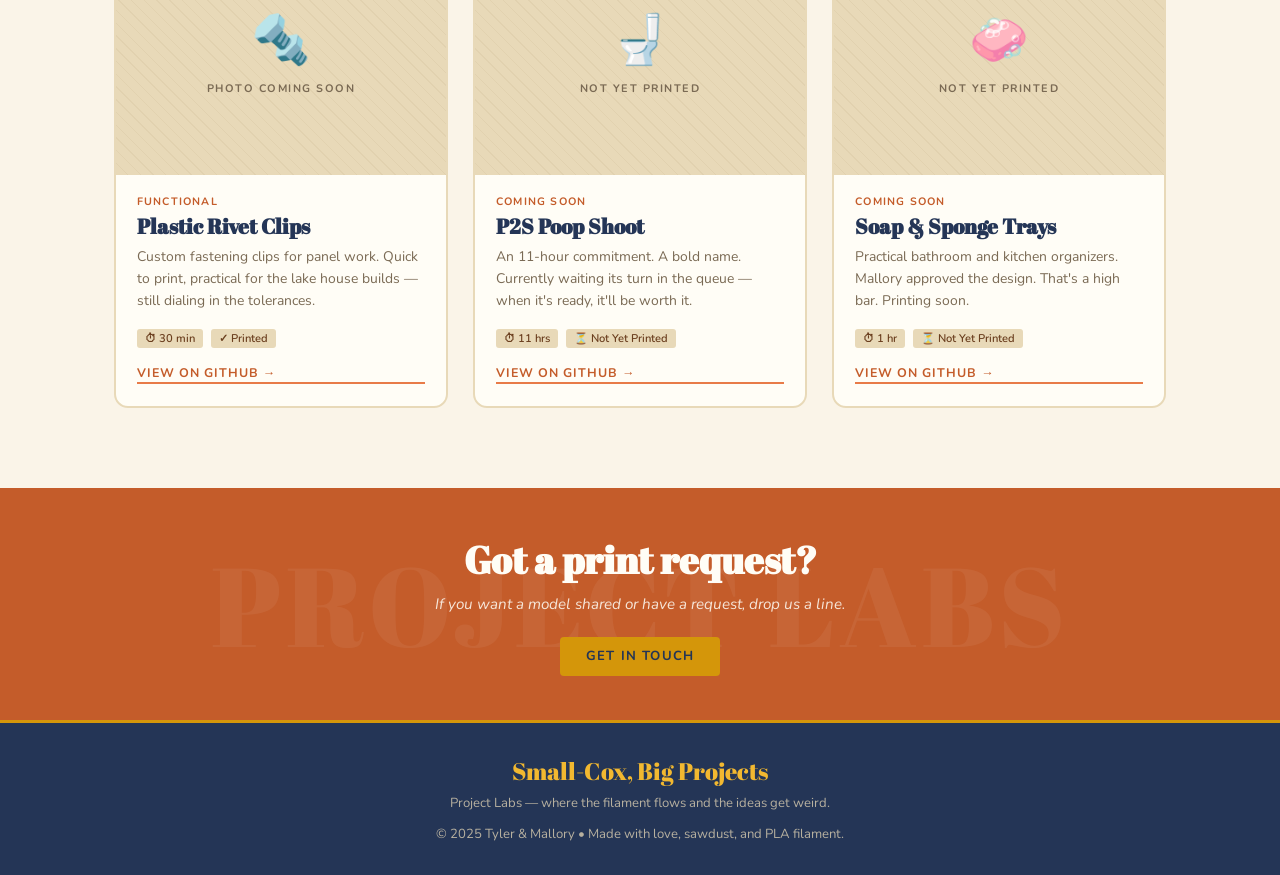
<file: project-labs.html>
<!DOCTYPE html>
<html lang="en">
<head>
<meta charset="UTF-8">
<meta name="viewport" content="width=device-width, initial-scale=1.0">
<title>Project Labs — Small-Cox, Big Projects</title>
<link href="https://fonts.googleapis.com/css2?family=Abril+Fatface&family=Nunito:ital,wght@0,400;0,600;0,700;1,400;1,600&display=swap" rel="stylesheet">
<link rel="stylesheet" href="style.css">
<style>
  /* ── ACTIVE NAV LINK ── */
  .nav-links a.active { color: var(--gold-lt); border-bottom: 2px solid var(--gold); padding-bottom: 2px; }

  /* ── INTRO BLURB ── */
  .intro-blurb {
    position: relative;
    z-index: 1;
    background: var(--forest);
    color: var(--cream);
    padding: 2.4rem 2rem;
    text-align: center;
  }
  .intro-blurb .intro-quote {
    font-family: var(--serif);
    font-size: clamp(1.1rem, 2.5vw, 1.6rem);
    line-height: 1.4;
    max-width: 700px;
    margin: 0 auto .6rem;
    color: var(--tan);
  }
  .intro-blurb .intro-quote em { color: var(--gold-lt); font-style: normal; }
  .intro-blurb p { font-size: .9rem; color: rgba(255,255,255,.75); font-style: italic; }

  /* ── SUB-CHANNELS ── */
  .sub-channels {
    position: relative;
    z-index: 1;
    padding: 4rem 1.5rem 2rem;
    max-width: 1100px;
    margin: 0 auto;
  }
  .channel-strip {
    display: grid;
    grid-template-columns: repeat(3, 1fr);
    gap: 1.2rem;
    margin-bottom: 1rem;
  }
  @media (max-width: 680px) { .channel-strip { grid-template-columns: 1fr; } }

  .channel-pill {
    display: flex;
    align-items: center;
    gap: .9rem;
    background: var(--card-bg);
    border: 2px solid var(--tan);
    border-radius: 12px;
    padding: 1rem 1.2rem;
    text-decoration: none;
    transition: transform .2s, box-shadow .2s, border-color .2s;
  }
  a.channel-pill:hover {
    transform: translateY(-3px);
    box-shadow: 4px 5px 0 var(--tan);
    border-color: var(--rust-lt);
  }
  .channel-pill.active {
    border-color: var(--navy);
    background: var(--navy);
  }
  .channel-pill.active .pill-name { color: var(--gold-lt); }
  .channel-pill.active .pill-sub  { color: rgba(232,217,184,.6); }
  .pill-icon { font-size: 1.8rem; flex-shrink: 0; }
  .pill-name {
    font-family: var(--serif);
    font-size: 1.05rem;
    color: var(--navy);
    line-height: 1.1;
  }
  .pill-sub {
    font-size: .75rem;
    color: var(--muted);
    font-style: italic;
    margin-top: .1rem;
  }

  /* ── GALLERY ── */
  .gallery {
    position: relative;
    z-index: 1;
    padding: 2rem 1.5rem 5rem;
    max-width: 1100px;
    margin: 0 auto;
  }
  .gallery-header {
    display: flex;
    align-items: baseline;
    justify-content: space-between;
    gap: 1rem;
    margin-bottom: 1.5rem;
    flex-wrap: wrap;
  }
  .gallery-title {
    font-family: var(--serif);
    font-size: 1.8rem;
    color: var(--navy);
  }
  .gallery-count {
    font-size: .85rem;
    color: var(--muted);
    font-style: italic;
  }

  /* ── FILTER BAR ── */
  .filter-bar {
    display: flex;
    gap: .6rem;
    flex-wrap: wrap;
    margin-bottom: 2rem;
  }
  .filter-btn {
    background: transparent;
    border: 2px solid var(--tan);
    color: var(--muted);
    font-family: var(--sans);
    font-size: .72rem;
    font-weight: 700;
    text-transform: uppercase;
    letter-spacing: 1px;
    padding: .3rem .9rem;
    border-radius: 20px;
    cursor: pointer;
    transition: all .2s;
  }
  .filter-btn:hover,
  .filter-btn.active {
    background: var(--navy);
    border-color: var(--navy);
    color: var(--gold-lt);
  }

  /* ── PRINT CARD GRID ── */
  .print-grid {
    display: grid;
    grid-template-columns: repeat(3, 1fr);
    gap: 1.6rem;
  }
  @media (max-width: 800px) { .print-grid { grid-template-columns: repeat(2, 1fr); } }
  @media (max-width: 520px)  { .print-grid { grid-template-columns: 1fr; } }

  .print-card {
    background: var(--card-bg);
    border: 2px solid var(--tan);
    border-radius: 14px;
    overflow: hidden;
    transition: transform .25s, box-shadow .25s;
    display: flex;
    flex-direction: column;
  }
  .print-card:hover {
    transform: translateY(-5px);
    box-shadow: 6px 8px 0 var(--tan);
  }
  .print-card.hidden { display: none; }

  .print-img {
    width: 100%;
    aspect-ratio: 4/3;
    background: var(--tan);
    display: flex;
    align-items: center;
    justify-content: center;
    flex-direction: column;
    gap: .5rem;
    position: relative;
    overflow: hidden;
  }
  .print-img::before {
    content: '';
    position: absolute;
    inset: 0;
    background: repeating-linear-gradient(45deg, transparent, transparent 8px, rgba(139,110,60,.07) 8px, rgba(139,110,60,.07) 9px);
  }
  .print-img img {
    width: 100%;
    height: 100%;
    object-fit: cover;
    position: absolute;
    inset: 0;
  }
  .print-img-icon { font-size: 3rem; position: relative; z-index: 1; }
  .print-img-label {
    font-size: .68rem;
    font-weight: 700;
    text-transform: uppercase;
    letter-spacing: 1.5px;
    color: var(--muted);
    position: relative;
    z-index: 1;
  }

  .quality-badge {
    position: absolute;
    top: 10px; right: 10px;
    font-size: .63rem;
    font-weight: 700;
    text-transform: uppercase;
    letter-spacing: 1px;
    padding: 3px 10px;
    border-radius: 20px;
    z-index: 2;
  }
  .q-good    { background: rgba(58,94,66,.88);  color: #d4f1da; }
  .q-medium  { background: rgba(212,150,10,.9);  color: var(--navy); }
  .q-low     { background: rgba(196,92,42,.9);   color: #fff; }
  .q-pending { background: rgba(36,53,86,.88);   color: var(--gold-lt); }

  .print-body {
    padding: 1.2rem 1.3rem 1.4rem;
    flex: 1;
    display: flex;
    flex-direction: column;
  }
  .print-category {
    font-size: .67rem;
    font-weight: 700;
    text-transform: uppercase;
    letter-spacing: 1.2px;
    color: var(--rust);
    margin-bottom: .35rem;
  }
  .print-body h3 {
    font-family: var(--serif);
    font-size: 1.3rem;
    color: var(--navy);
    line-height: 1.1;
    margin-bottom: .5rem;
  }
  .print-body p {
    font-size: .87rem;
    line-height: 1.6;
    color: var(--muted);
    flex: 1;
    margin-bottom: 1rem;
  }
  .print-meta {
    display: flex;
    gap: .5rem;
    flex-wrap: wrap;
    margin-bottom: 1rem;
  }
  .print-meta-tag {
    font-size: .7rem;
    font-weight: 600;
    color: var(--brown);
    background: var(--tan);
    padding: 2px 8px;
    border-radius: 3px;
  }
  .print-cta {
    display: inline-block;
    font-size: .78rem;
    font-weight: 700;
    text-transform: uppercase;
    letter-spacing: 1px;
    color: var(--rust);
    text-decoration: none;
    border-bottom: 2px solid var(--rust-lt);
    padding-bottom: 1px;
    transition: color .2s, border-color .2s;
  }
  .print-cta:hover { color: var(--brown); border-color: var(--brown); }

  /* ── EMPTY STATE ── */
  .empty-state {
    display: none;
    text-align: center;
    padding: 4rem 2rem;
    color: var(--muted);
  }
  .empty-state .empty-icon { font-size: 3rem; margin-bottom: 1rem; }
  .empty-state p { font-size: .95rem; font-style: italic; }

  /* ── CTA BANNER ── */
  .cta-banner {
    position: relative;
    z-index: 1;
    background: var(--rust);
    padding: 2.8rem 2rem;
    text-align: center;
    overflow: hidden;
  }
  .cta-banner::before {
    content: 'PROJECT LABS';
    position: absolute;
    font-family: var(--serif);
    font-size: clamp(3rem, 10vw, 7rem);
    color: rgba(255,255,255,.06);
    top: 50%; left: 50%;
    transform: translate(-50%, -50%);
    white-space: nowrap;
    pointer-events: none;
    letter-spacing: 4px;
  }
  .cta-banner h2 {
    font-family: var(--serif);
    font-size: clamp(1.6rem, 4vw, 2.4rem);
    color: #FFFDF6;
    margin-bottom: .6rem;
    position: relative;
  }
  .cta-banner p {
    font-size: .95rem;
    color: rgba(255,253,246,.85);
    margin-bottom: 1.4rem;
    font-style: italic;
    position: relative;
  }
  .cta-btn {
    display: inline-block;
    background: var(--gold);
    color: var(--navy);
    font-size: .82rem;
    font-weight: 700;
    text-transform: uppercase;
    letter-spacing: 1.2px;
    padding: .65rem 1.6rem;
    border-radius: 4px;
    text-decoration: none;
    transition: background .2s;
    position: relative;
  }
  .cta-btn:hover { background: var(--gold-lt); }
</style>
</head>
<body>

<a href="#main-content" class="skip-link">Skip to main content</a>

<!-- NAV -->
<nav aria-label="Primary">
  <a href="index.html" class="nav-logo">Small-Cox, Big Projects</a>
  <ul class="nav-links">
    <li><a href="index.html#channels">Channels</a></li>
    <li><a href="index.html#lakehouse">Lake House</a></li>
    <li><a href="project-labs.html" class="active">Project Labs</a></li>
    <li><a href="index.html#about">About</a></li>
  </ul>
</nav>

<main id="main-content">

<!-- HERO -->
<div class="hero">
  <div class="hero-tape fade-in"><span aria-hidden="true">🖨️</span> Small-Scale. Maximum Nerd Energy.</div>
  <h1 class="fade-in">Project<br><span>Labs.</span></h1>
  <p class="hero-sub fade-in-2">Where the 3D printer never sleeps and the ideas never stop.</p>
  <svg class="hero-wave" viewBox="0 0 1440 60" xmlns="http://www.w3.org/2000/svg" preserveAspectRatio="none" aria-hidden="true">
    <path d="M0,0 C360,60 1080,60 1440,0 L1440,60 L0,60 Z" fill="#FAF4E8"/>
  </svg>
</div>

<!-- INTRO BLURB -->
<div class="intro-blurb fade-in-2">
  <p class="intro-quote">
    "If it can be <em>printed</em>, it probably <em>will be.</em> Whether it should be is a different question entirely."
  </p>
  <p>Flexi critters, functional hardware, and things that exist purely because we could.</p>
</div>

<!-- SUB-CHANNELS -->
<section class="sub-channels fade-in-3">
  <div class="section-label"><span aria-hidden="true">🔬</span> Lab Divisions</div>
  <div class="channel-strip">
    <a href="https://smallcox-bigprojects.github.io/3D_Prints/" class="channel-pill active" target="_blank">
      <span class="pill-icon" aria-hidden="true">🖨️</span>
      <div>
        <div class="pill-name">3D Prints</div>
        <div class="pill-sub">Models, files &amp; finished prints</div>
      </div>
    </a>
    <div class="channel-pill">
      <span class="pill-icon" aria-hidden="true">🏠</span>
      <div>
        <div class="pill-name">Home Builds</div>
        <div class="pill-sub">Custom parts for the lake house</div>
      </div>
    </div>
    <div class="channel-pill">
      <span class="pill-icon" aria-hidden="true">🧪</span>
      <div>
        <div class="pill-name">Experiments</div>
        <div class="pill-sub">Harebrained ideas in progress</div>
      </div>
    </div>
  </div>
</section>

<!-- GALLERY -->
<section class="gallery">
  <div class="gallery-header">
    <h2 class="gallery-title"><span aria-hidden="true">🖨️</span> The Print Gallery</h2>
    <span class="gallery-count" id="gallery-count" aria-live="polite">6 prints</span>
  </div>

  <!-- Filter Bar -->
  <div class="filter-bar" role="group" aria-label="Filter prints by category">
    <button class="filter-btn active" data-filter="all">All</button>
    <button class="filter-btn" data-filter="fun">Just for Fun</button>
    <button class="filter-btn" data-filter="functional">Functional</button>
    <button class="filter-btn" data-filter="pending">Coming Soon</button>
  </div>

  <!-- Print Grid -->
  <div class="print-grid" id="print-grid">

    <!-- Dragons -->
    <div class="print-card" data-category="fun">
      <div class="print-img">
        <span class="print-img-icon" aria-hidden="true">🐉</span>
        <span class="print-img-label">Photo coming soon</span>
        <span class="quality-badge q-good">✓ Good</span>
      </div>
      <div class="print-body">
        <div class="print-category">Just for Fun</div>
        <h3>Dragons</h3>
        <p>Classic articulated dragon prints. Satisfying to make, impossible not to fidget with. A staple of the print bed.</p>
        <div class="print-meta">
          <span class="print-meta-tag">⏱ 1.5 hrs</span>
          <span class="print-meta-tag">✓ Printed</span>
        </div>
        <a href="https://github.com/SmallCox-BigProjects/3D_Prints/tree/main/print_files/Dragons/" class="print-cta" target="_blank">View on GitHub →</a>
      </div>
    </div>

    <!-- FlexiAnimals -->
    <div class="print-card" data-category="fun">
      <div class="print-img">
        <span class="print-img-icon" aria-hidden="true">🦎</span>
        <span class="print-img-label">Photo coming soon</span>
        <span class="quality-badge q-good">✓ Good</span>
      </div>
      <div class="print-body">
        <div class="print-category">Just for Fun</div>
        <h3>Flexi Animals</h3>
        <p>Bendy, poseable, weirdly satisfying. The flexi animal collection is a crowd-pleaser every time someone picks one up.</p>
        <div class="print-meta">
          <span class="print-meta-tag">⏱ 1.5 hrs</span>
          <span class="print-meta-tag">✓ Printed</span>
        </div>
        <a href="https://github.com/SmallCox-BigProjects/3D_Prints/tree/main/print_files/FlexiAnimals/" class="print-cta" target="_blank">View on GitHub →</a>
      </div>
    </div>

    <!-- FlexiDick -->
    <div class="print-card" data-category="fun">
      <div class="print-img">
        <span class="print-img-icon" aria-hidden="true">😅</span>
        <span class="print-img-label">Photo coming soon</span>
        <span class="quality-badge q-medium">~ Medium</span>
      </div>
      <div class="print-body">
        <div class="print-category">Just for Fun</div>
        <h3>Flexi Dick</h3>
        <p>Look, the flexi format is versatile. This one exists. It printed. Medium quality. No further questions.</p>
        <div class="print-meta">
          <span class="print-meta-tag">⏱ 1.5 hrs</span>
          <span class="print-meta-tag">✓ Printed</span>
        </div>
        <a href="https://github.com/SmallCox-BigProjects/3D_Prints/tree/main/print_files/FlexiDick/" class="print-cta" target="_blank">View on GitHub →</a>
      </div>
    </div>

    <!-- Plastic Rivet -->
    <div class="print-card" data-category="functional">
      <div class="print-img">
        <span class="print-img-icon" aria-hidden="true">🔩</span>
        <span class="print-img-label">Photo coming soon</span>
        <span class="quality-badge q-low">⚠ Needs Testing</span>
      </div>
      <div class="print-body">
        <div class="print-category">Functional</div>
        <h3>Plastic Rivet Clips</h3>
        <p>Custom fastening clips for panel work. Quick to print, practical for the lake house builds — still dialing in the tolerances.</p>
        <div class="print-meta">
          <span class="print-meta-tag">⏱ 30 min</span>
          <span class="print-meta-tag">✓ Printed</span>
        </div>
        <a href="https://github.com/SmallCox-BigProjects/3D_Prints/tree/main/print_files/PlasticRivet_FasteningClips/" class="print-cta" target="_blank">View on GitHub →</a>
      </div>
    </div>

    <!-- P2S PoopShoot -->
    <div class="print-card" data-category="pending">
      <div class="print-img">
        <span class="print-img-icon" aria-hidden="true">🚽</span>
        <span class="print-img-label">Not yet printed</span>
        <span class="quality-badge q-pending">⏳ Queued</span>
      </div>
      <div class="print-body">
        <div class="print-category">Coming Soon</div>
        <h3>P2S Poop Shoot</h3>
        <p>An 11-hour commitment. A bold name. Currently waiting its turn in the queue — when it's ready, it'll be worth it.</p>
        <div class="print-meta">
          <span class="print-meta-tag">⏱ 11 hrs</span>
          <span class="print-meta-tag">⏳ Not Yet Printed</span>
        </div>
        <a href="https://github.com/SmallCox-BigProjects/3D_Prints/tree/main/print_files/P2S_PoopShoot/" class="print-cta" target="_blank">View on GitHub →</a>
      </div>
    </div>

    <!-- Soap Sponge Trays -->
    <div class="print-card" data-category="pending">
      <div class="print-img">
        <span class="print-img-icon" aria-hidden="true">🧼</span>
        <span class="print-img-label">Not yet printed</span>
        <span class="quality-badge q-pending">⏳ Queued</span>
      </div>
      <div class="print-body">
        <div class="print-category">Coming Soon</div>
        <h3>Soap &amp; Sponge Trays</h3>
        <p>Practical bathroom and kitchen organizers. Mallory approved the design. That's a high bar. Printing soon.</p>
        <div class="print-meta">
          <span class="print-meta-tag">⏱ 1 hr</span>
          <span class="print-meta-tag">⏳ Not Yet Printed</span>
        </div>
        <a href="https://github.com/SmallCox-BigProjects/3D_Prints/tree/main/print_files/Soap_Sponge_Trays/" class="print-cta" target="_blank">View on GitHub →</a>
      </div>
    </div>

  </div><!-- /.print-grid -->

  <div class="empty-state" id="empty-state">
    <div class="empty-icon" aria-hidden="true">🖨️</div>
    <p>Nothing in this category yet — the printer's warming up.</p>
  </div>

</section>

<!-- CTA BANNER -->
<div class="cta-banner">
  <h2>Got a print request?</h2>
  <p>If you want a model shared or have a request, drop us a line.</p>
  <a href="index.html#about" class="cta-btn">Get in Touch</a>
</div>

</main>

<!-- FOOTER -->
<footer>
  <div class="footer-logo">Small-Cox, Big Projects</div>
  <p>Project Labs — where the filament flows and the ideas get weird.</p>
  <p style="margin-top:.8rem;">© 2025 Tyler &amp; Mallory &bull; Made with love, sawdust, and PLA filament.</p>
</footer>

<script>
  const filterBtns = document.querySelectorAll('.filter-btn');
  const cards = document.querySelectorAll('.print-card');
  const countEl = document.getElementById('gallery-count');
  const emptyState = document.getElementById('empty-state');

  filterBtns.forEach(btn => {
    btn.addEventListener('click', () => {
      filterBtns.forEach(b => b.classList.remove('active'));
      btn.classList.add('active');

      const filter = btn.dataset.filter;
      let visible = 0;

      cards.forEach(card => {
        const show = filter === 'all' || card.dataset.category === filter;
        card.classList.toggle('hidden', !show);
        if (show) visible++;
      });

      countEl.textContent = visible === 1 ? '1 print' : `${visible} prints`;
      emptyState.style.display = visible === 0 ? 'block' : 'none';
    });
  });
</script>

</body>
</html>
</file>
<file: style.css>
/* Google Fonts loaded via <link> in each HTML file */

*, *::before, *::after { box-sizing: border-box; margin: 0; padding: 0; }

:root {
  --cream:    #FAF4E8;
  --tan:      #E8D9B8;
  --rust:     #C45C2A;
  --rust-lt:  #E87B48;
  --forest:   #3A5E42;
  --forest-lt:#5A8C63;
  --navy:     #243556;
  --gold:     #D4960A;
  --gold-lt:  #F2B830;
  --brown:    #6B3F1F;
  --ink:      #1E1810;
  --muted:    #7A6A54;
  --card-bg:  #FFFDF6;
  --serif:    'Abril Fatface', serif;
  --sans:     'Nunito', sans-serif;
}

body {
  background-color: var(--cream);
  font-family: var(--sans);
  color: var(--ink);
  overflow-x: hidden;
}

body::before {
  content: '';
  position: fixed;
  inset: 0;
  background-image:
    repeating-linear-gradient(0deg,   transparent, transparent 2px, rgba(139,110,60,.03) 2px, rgba(139,110,60,.03) 3px),
    repeating-linear-gradient(90deg,  transparent, transparent 2px, rgba(139,110,60,.02) 2px, rgba(139,110,60,.02) 3px);
  pointer-events: none;
  z-index: 0;
}

/* ── ACCESSIBILITY ── */
:focus-visible {
  outline: 3px solid var(--gold);
  outline-offset: 3px;
}

.skip-link {
  position: absolute;
  top: -100%;
  left: 1rem;
  background: var(--navy);
  color: var(--gold-lt);
  padding: .5rem 1rem;
  font-weight: 700;
  border-radius: 0 0 4px 4px;
  text-decoration: none;
  z-index: 200;
}
.skip-link:focus { top: 0; }

@media (prefers-reduced-motion: reduce) {
  .fade-in, .fade-in-2, .fade-in-3 { animation: none; }
}

/* ── NAV ── */
nav {
  position: sticky;
  top: 0;
  z-index: 100;
  background: var(--navy);
  padding: 0 2rem;
  display: flex;
  align-items: center;
  justify-content: space-between;
  height: 54px;
  border-bottom: 3px solid var(--gold);
}
.nav-logo {
  font-family: var(--serif);
  font-size: 1.15rem;
  color: var(--gold-lt);
  letter-spacing: .5px;
  text-decoration: none;
}
.nav-links {
  display: flex;
  gap: 1.5rem;
  list-style: none;
}
.nav-links a {
  font-size: .8rem;
  font-weight: 700;
  text-transform: uppercase;
  letter-spacing: 1.2px;
  color: var(--tan);
  text-decoration: none;
  transition: color .2s;
}
.nav-links a:hover { color: var(--gold-lt); }

/* ── HERO ── */
.hero {
  position: relative;
  z-index: 1;
  background: var(--navy);
  padding: 3.5rem 2rem 0;
  text-align: center;
  overflow: hidden;
}
.hero-tape {
  display: inline-block;
  background: var(--gold);
  color: var(--navy);
  font-family: var(--sans);
  font-weight: 700;
  font-size: .72rem;
  text-transform: uppercase;
  letter-spacing: 2px;
  padding: 5px 18px;
  border-radius: 3px;
  margin-bottom: 1.1rem;
}
.hero h1 {
  font-family: var(--serif);
  font-size: clamp(2.6rem, 8vw, 5.2rem);
  line-height: 1.0;
  color: #FFFDF6;
  margin-bottom: .6rem;
  letter-spacing: .5px;
}
.hero h1 span { color: var(--gold-lt); }
.hero-sub {
  font-size: 1.05rem;
  color: var(--tan);
  font-style: italic;
  font-weight: 600;
  margin-bottom: 2.8rem;
}
.hero-wave {
  display: block;
  width: 100%;
  margin-bottom: -2px;
  line-height: 0;
}

/* ── SECTION LABEL ── */
.section-label {
  display: inline-block;
  font-family: var(--serif);
  font-size: .85rem;
  background: var(--rust);
  color: #fff;
  padding: 4px 14px;
  border-radius: 3px;
  letter-spacing: .5px;
  margin-bottom: 1.6rem;
}

/* ── FOOTER ── */
footer {
  position: relative;
  z-index: 1;
  background: var(--navy);
  color: var(--tan);
  text-align: center;
  padding: 2rem;
  font-size: .82rem;
  border-top: 3px solid var(--gold);
}
footer .footer-logo {
  font-family: var(--serif);
  font-size: 1.5rem;
  color: var(--gold-lt);
  margin-bottom: .4rem;
}
footer p { color: rgba(232,217,184,.75); margin-top: .3rem; }

/* ── ANIMATIONS ── */
@keyframes fadeUp {
  from { opacity: 0; transform: translateY(20px); }
  to   { opacity: 1; transform: translateY(0); }
}
.fade-in   { animation: fadeUp .7s ease both; }
.fade-in-2 { animation: fadeUp .7s .15s ease both; }
.fade-in-3 { animation: fadeUp .7s .3s ease both; }
</file>
